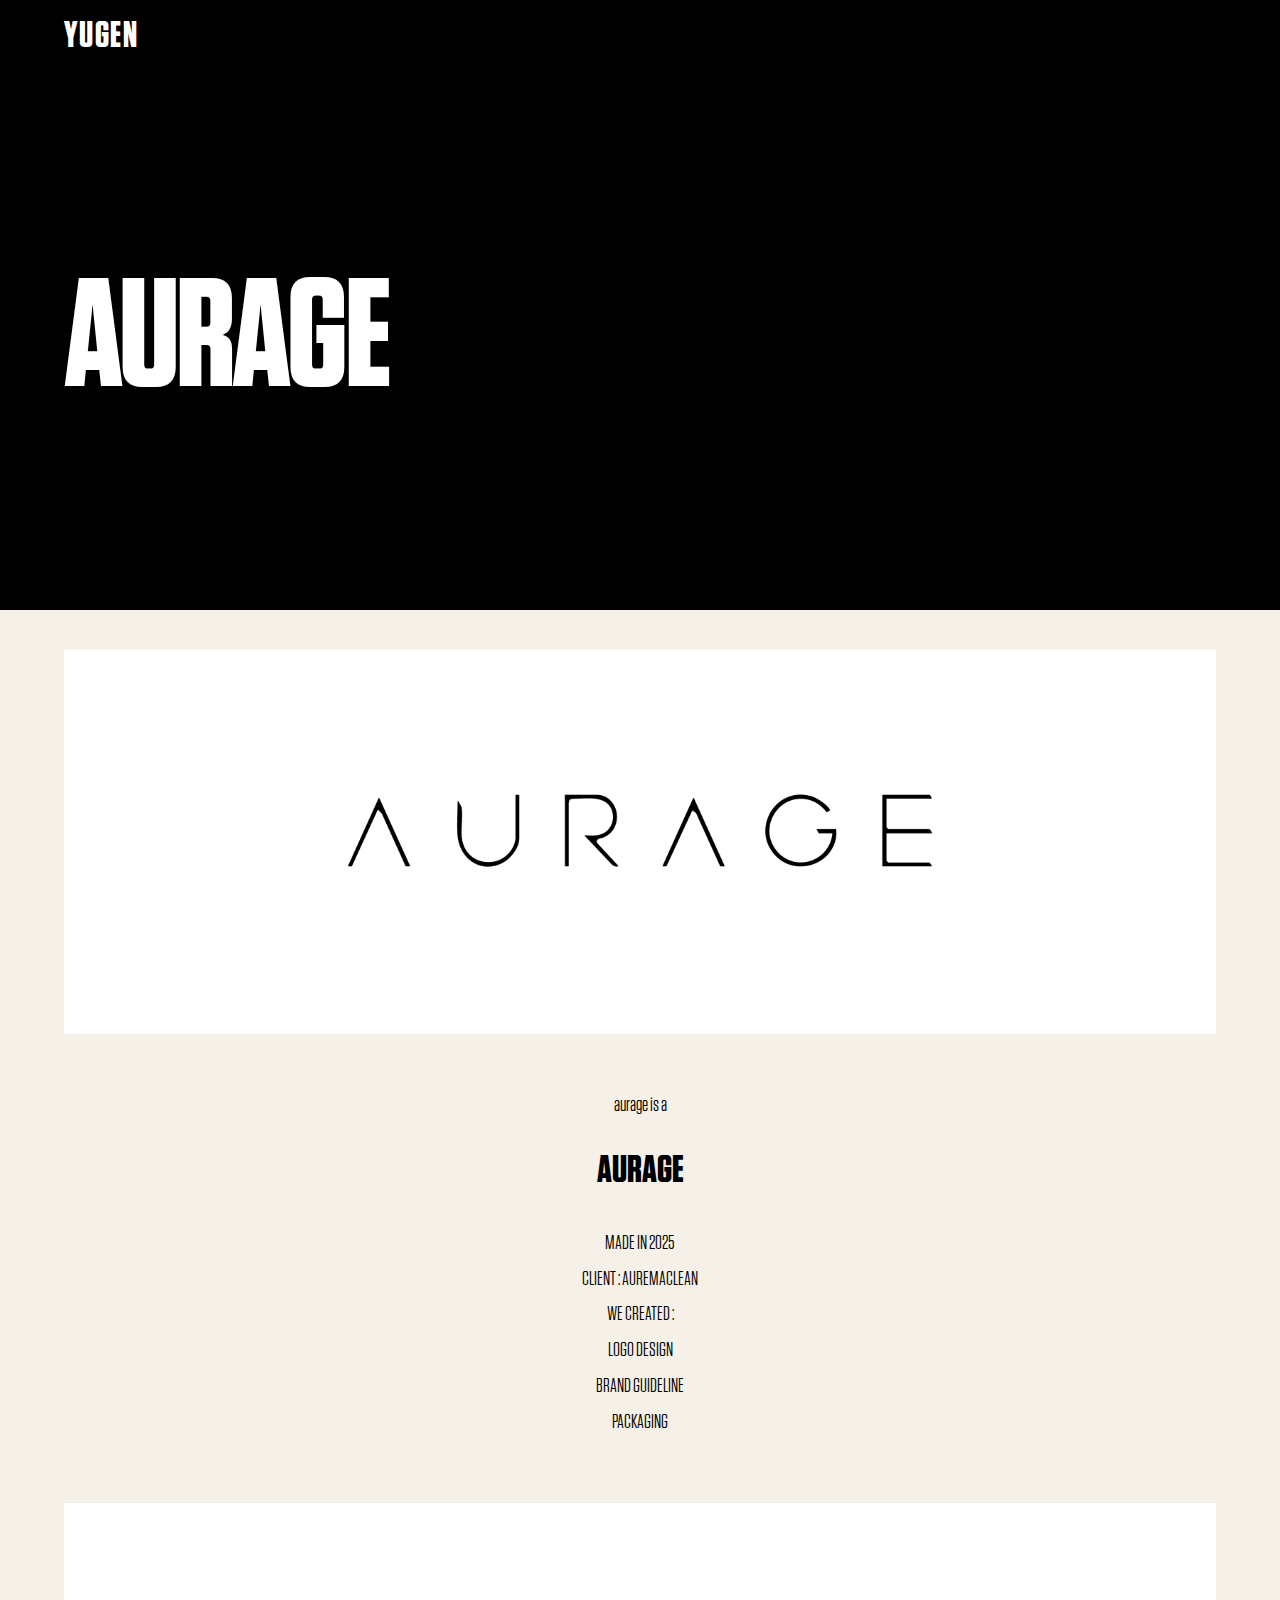
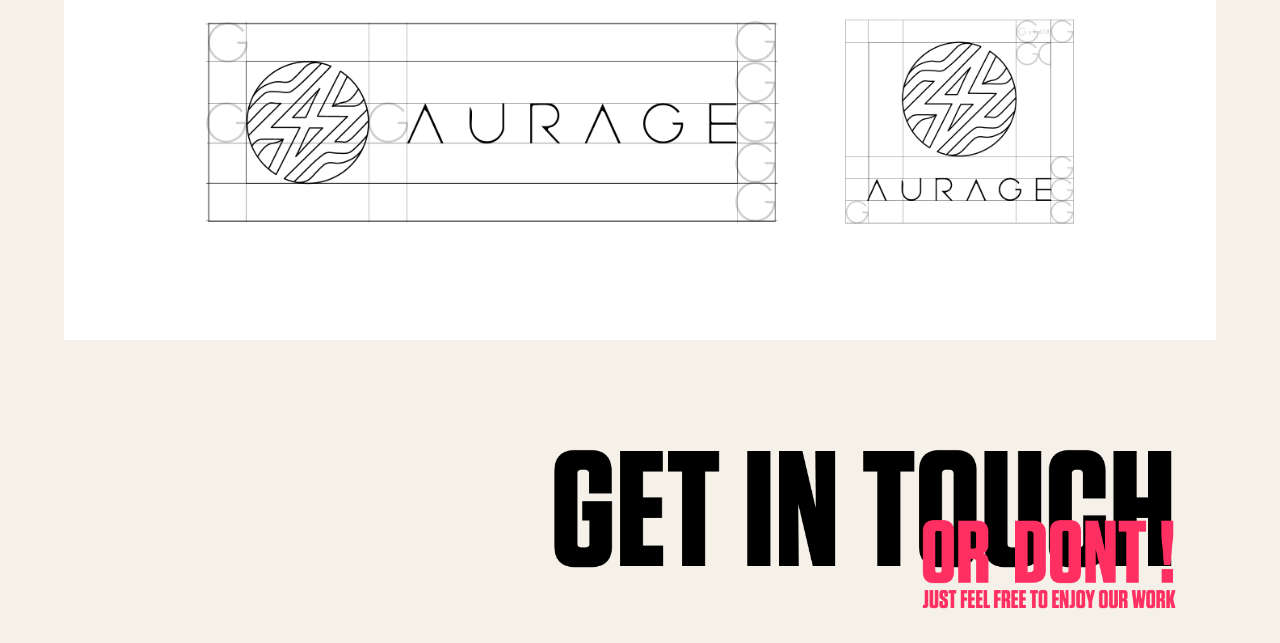
<file: aurage.html>
<!DOCTYPE html>
<html lang="en">

<head>
    <meta charset="UTF-8">
    <meta name="viewport" content="width=device-width, initial-scale=1.0">
    <title>AURAGE - YUGEN Portfolio</title>
    <style>
        @font-face {
            font-family: 'Tungsten';
            src: url('assets/fonts/Tungsten-Font/WOFF2/Tungsten-Bold.woff2') format('woff2');
            font-weight: 700;
            font-style: normal;
            font-display: swap;
        }

        @font-face {
            font-family: 'Tungsten';
            src: url('assets/fonts/Tungsten-Font/WOFF2/Tungsten-Semibold.woff2') format('woff2');
            font-weight: 600;
            font-style: normal;
            font-display: swap;
        }
    </style>
    <link rel="stylesheet" href="styles.css">
    <link rel="stylesheet" href="project-pages.css">
</head>

<body>
    <!-- NAVIGATION BAR -->
    <nav class="navbar">
        <div class="navbar-content">
            <div class="navbar-logo">
                <a href="index.html" style="text-decoration: none; color: inherit;">
                    <h1>YUGEN</h1>
                </a>
            </div>
            <div class="navbar-social">
                <!-- Icons -->
            </div>
        </div>
    </nav>

    <!-- ORIGINAL HERO SECTION -->
    <section class="project-hero">
        <div class="project-hero-content">
            <h1 class="project-hero-title">AURAGE</h1>
        </div>
    </section>

    <!-- PROJECT CONTENT (STYLE 2) -->
    <div class="project-page">

        <!-- Style 2 Grid: Banner -> Text -> Banner -->
        <div class="style-2-grid">

            <!-- Top Banner -->
            <div class="style-2-banner">
                <img src="assets/media/aurage/aurage.subpage.1.png" alt="AURAGE Banner 1">
            </div>

            <!-- Text Block -->
            <div class="style-2-text">
                <p class="project-intro-small">aurage is a</p>
                <h2 class="project-name">AURAGE</h2>
                <div class="project-info">
                    <p>MADE IN 2025</p>
                    <p>CLIENT : AUREMACLEAN</p>
                    <p>WE CREATED :</p>
                    <p>LOGO DESIGN</p>
                    <p>BRAND GUIDELINE</p>
                    <p>PACKAGING</p>
                </div>
            </div>

            <!-- Bottom Banner -->
            <div class="style-2-banner">
                <img src="assets/media/aurage/aurage.subpage.2.png" alt="AURAGE Banner 2">
            </div>

        </div>

    </div>

    <!-- FOOTER -->
    <footer class="footer-section">
        <div class="footer-content">
            <img src="Frame 78.png" alt="Get in touch" class="footer-graphic-image">
        </div>
    </footer>
</body>

</html>
</file>
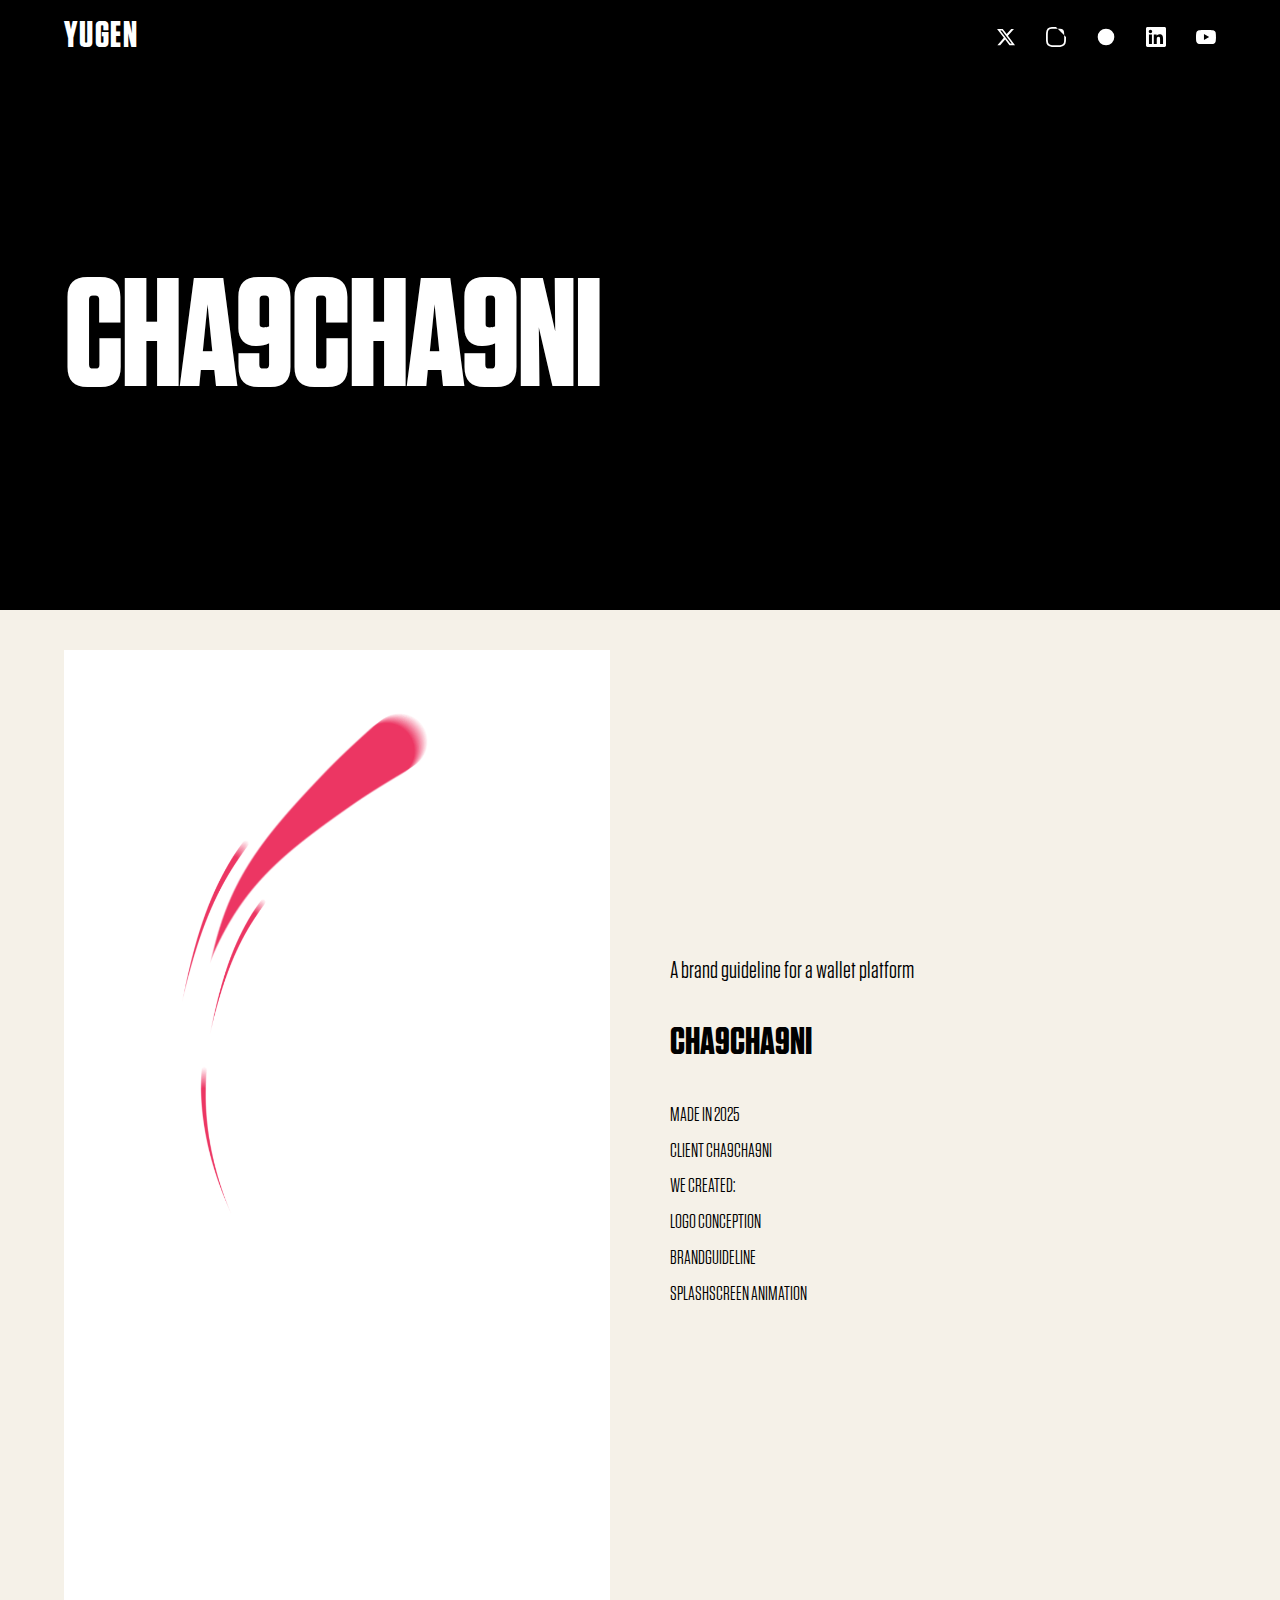
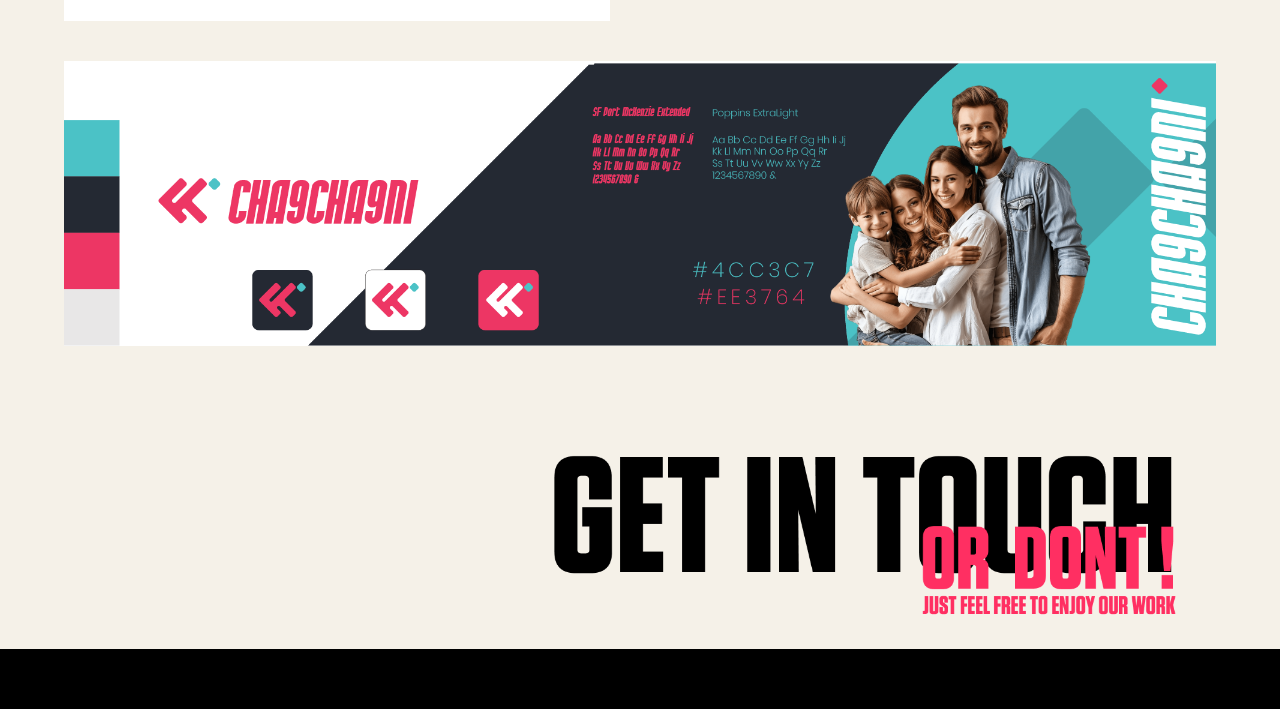
<file: cha9cha9ni.html>
<!DOCTYPE html>
<html lang="en">

<head>
    <meta charset="UTF-8">
    <meta name="viewport" content="width=device-width, initial-scale=1.0">
    <title>CHA9CHA9NI - YUGEN Portfolio</title>
    <style>
        @font-face {
            font-family: 'Tungsten';
            src: url('assets/fonts/Tungsten-Font/WOFF2/Tungsten-Bold.woff2') format('woff2');
            font-weight: 700;
            font-style: normal;
            font-display: swap;
        }

        @font-face {
            font-family: 'Tungsten';
            src: url('assets/fonts/Tungsten-Font/WOFF2/Tungsten-Semibold.woff2') format('woff2');
            font-weight: 600;
            font-style: normal;
            font-display: swap;
        }
    </style>
    <link rel="stylesheet" href="styles.css">
    <link rel="stylesheet" href="project-pages.css">
</head>

<body>

    <!-- NAVIGATION BAR -->
    <nav class="navbar">
        <div class="navbar-content">
            <div class="navbar-logo">
                <a href="index.html" style="text-decoration: none; color: inherit;">
                    <h1>YUGEN</h1>
                </a>
            </div>
            <div class="navbar-social">
                <a href="not-available.html" aria-label="X"><svg width="20" height="20" viewBox="0 0 24 24"
                        fill="currentColor">
                        <path
                            d="M18.244 2.25h3.308l-7.227 8.26 8.502 11.24H16.17l-5.214-6.817L4.99 21.75H1.68l7.73-8.835L1.254 2.25H8.08l4.713 6.231zm-1.161 17.52h1.833L7.084 4.126H5.117z" />
                    </svg></a>
                <a href="https://www.instagram.com/yugen.studio.tn/" aria-label="Instagram"><svg width="20" height="20"
                        viewBox="0 0 24 24" fill="currentColor">
                        <path
                            d="M12 2.163c3.204 0 3.584.012 4.85.07 3.252.148 4.771 1.691 4.919 4.919.058 1.265.069 1.645.069 4.849 0 3.205-.012 3.584-.069 4.849-.149 3.225-1.664 4.771-4.919 4.919-1.266.058-1.644.07-4.85.07-3.204 0-3.584-.012-4.849-.07-3.26-.149-4.771-1.699-4.919-4.92-.058-1.265-.07-1.644-.07-4.849 0-3.204.013-3.583.07-4.849.149-3.227 1.664-4.771 4.919-4.919 1.266-.057 1.645-.069 4.849-.069zm0-2.163c-3.259 0-3.667.014-4.947.072-4.358.2-6.78 2.618-6.98 6.98-.059 1.281-.073 1.689-.073 4.948 0 3.259.014 3.668.072 4.948.2 4.358 2.618 6.78 6.98 6.98 1.281.058 1.689.072 4.948.072 3.259 0 3.668-.014 4.948-.072 4.354-.2 6.782-2.618 6.979-6.98.059-1.28.073-1.689.073-4.949-.073zm0 5.838c-3.403 0-6.162 2.759-6.162 6.162s2.759 6.163 6.162 6.163 6.162-2.759 6.162-6.163c0-3.403-2.759-6.162-6.162-6.162zm0 10.162c-2.209 0-4-1.79-4-4 0-2.209 1.791-4 4-4s4 1.791 4 4c0 2.21-1.791 4-4 4zm6.406-11.845c-.796 0-1.441.645-1.441 1.44s.645 1.44 1.441 1.44c.795 0 1.439-.645 1.439-1.44s-.644-1.44-1.439-1.44z" />
                    </svg></a>
                <a href="https://www.facebook.com/profile.php?id=61580724110856" aria-label="Facebook"><svg width="20"
                        height="20" viewBox="0 0 24 24" fill="currentColor">
                        <circle cx="12" cy="12" r="10" />
                    </svg></a>
                <a href="https://www.linkedin.com/company/yugen-studio-tn/" aria-label="LinkedIn"><svg width="20"
                        height="20" viewBox="0 0 24 24" fill="currentColor">
                        <path
                            d="M20.447 20.452h-3.554v-5.569c0-1.328-.027-3.037-1.852-3.037-1.853 0-2.136 1.445-2.136 2.939v5.667H9.351V9h3.414v1.561h.046c.477-.9 1.637-1.85 3.37-1.85 3.601 0 4.267 2.37 4.267 5.455v6.286zM5.337 7.433c-1.144 0-2.063-.926-2.063-2.065 0-1.138.92-2.063 2.063-2.063 1.14 0 2.064.925 2.064 2.063 0 1.139-.925 2.065-2.064 2.065zm1.782 13.019H3.555V9h3.564v11.452zM22.225 0H1.771C.792 0 0 .774 0 1.729v20.542C0 23.227.792 24 1.771 24h20.451C23.2 24 24 23.227 24 22.271V1.729C24 .774 23.2 0 22.222 0h.003z" />
                    </svg></a>
                <a href="not-available.html" aria-label="YouTube"><svg width="20" height="20" viewBox="0 0 24 24"
                        fill="currentColor">
                        <path
                            d="M23.498 6.186a3.016 3.016 0 0 0-2.122-2.136C19.505 3.545 12 3.545 12 3.545s-7.505 0-9.377.505A3.017 3.017 0 0 0 .502 6.186C0 8.07 0 12 0 12s0 3.93.502 5.814a3.016 3.016 0 0 0 2.122 2.136c1.871.505 9.376.505 9.376.505s7.505 0 9.377-.505a3.015 3.015 0 0 0 2.122-2.136C24 15.93 24 12 24 12s0-3.93-.502-5.814zM9.545 15.568V8.432L15.818 12l-6.273 3.568z" />
                    </svg></a>
            </div>
        </div>
    </nav>

    <!-- ORIGINAL HERO SECTION -->
    <section class="project-hero">
        <div class="project-hero-content">
            <h1 class="project-hero-title">CHA9CHA9NI</h1>
        </div>
    </section>

    <!-- PROJECT CONTENT (STYLE 1) -->
    <div class="project-page">

        <!-- Style 1 Grid: Reel (Left) + Text (Right) -->
        <div class="style-1-grid">
            <div class="style-1-top">
                <!-- Vertical Reel -->
                <div class="style-1-reel">
                    <img src="assets/media/cha9cha9ni/cha9cha9ni.subpage.1.gif" alt="CHA9CHA9NI Reel">
                </div>

                <!-- Text Block -->
                <div class="style-1-text">
                    <p class="project-intro">A brand guideline for a wallet platform</p>
                    <h2 class="project-name">CHA9CHA9NI</h2>
                    <div class="project-info">
                        <p>made in 2025</p>
                        <p>client cha9cha9ni</p>
                        <p>we created:</p>
                        <p>logo conception</p>
                        <p>brandguideline</p>
                        <p>splashscreen animation</p>
                    </div>
                </div>
            </div>

            <!-- Bottom Banner with 1920/475 ratio -->
            <div class="style-1-banner" style="aspect-ratio: 1920 / 475;">
                <img src="assets/media/cha9cha9ni/cha9cha9ni.subpage.2.png" alt="CHA9CHA9NI Banner">
            </div>
        </div>

    </div>

    <!-- FOOTER -->
    <footer class="footer-section">
        <div class="footer-content">
            <img src="Frame 78.png" alt="Get in touch" class="footer-graphic-image">
        </div>
        <div class="social-bar">
            <!-- Social Icons from Footer (if needed here or handled by JS/CSS) -->
        </div>
    </footer>

</body>

</html>
</file>
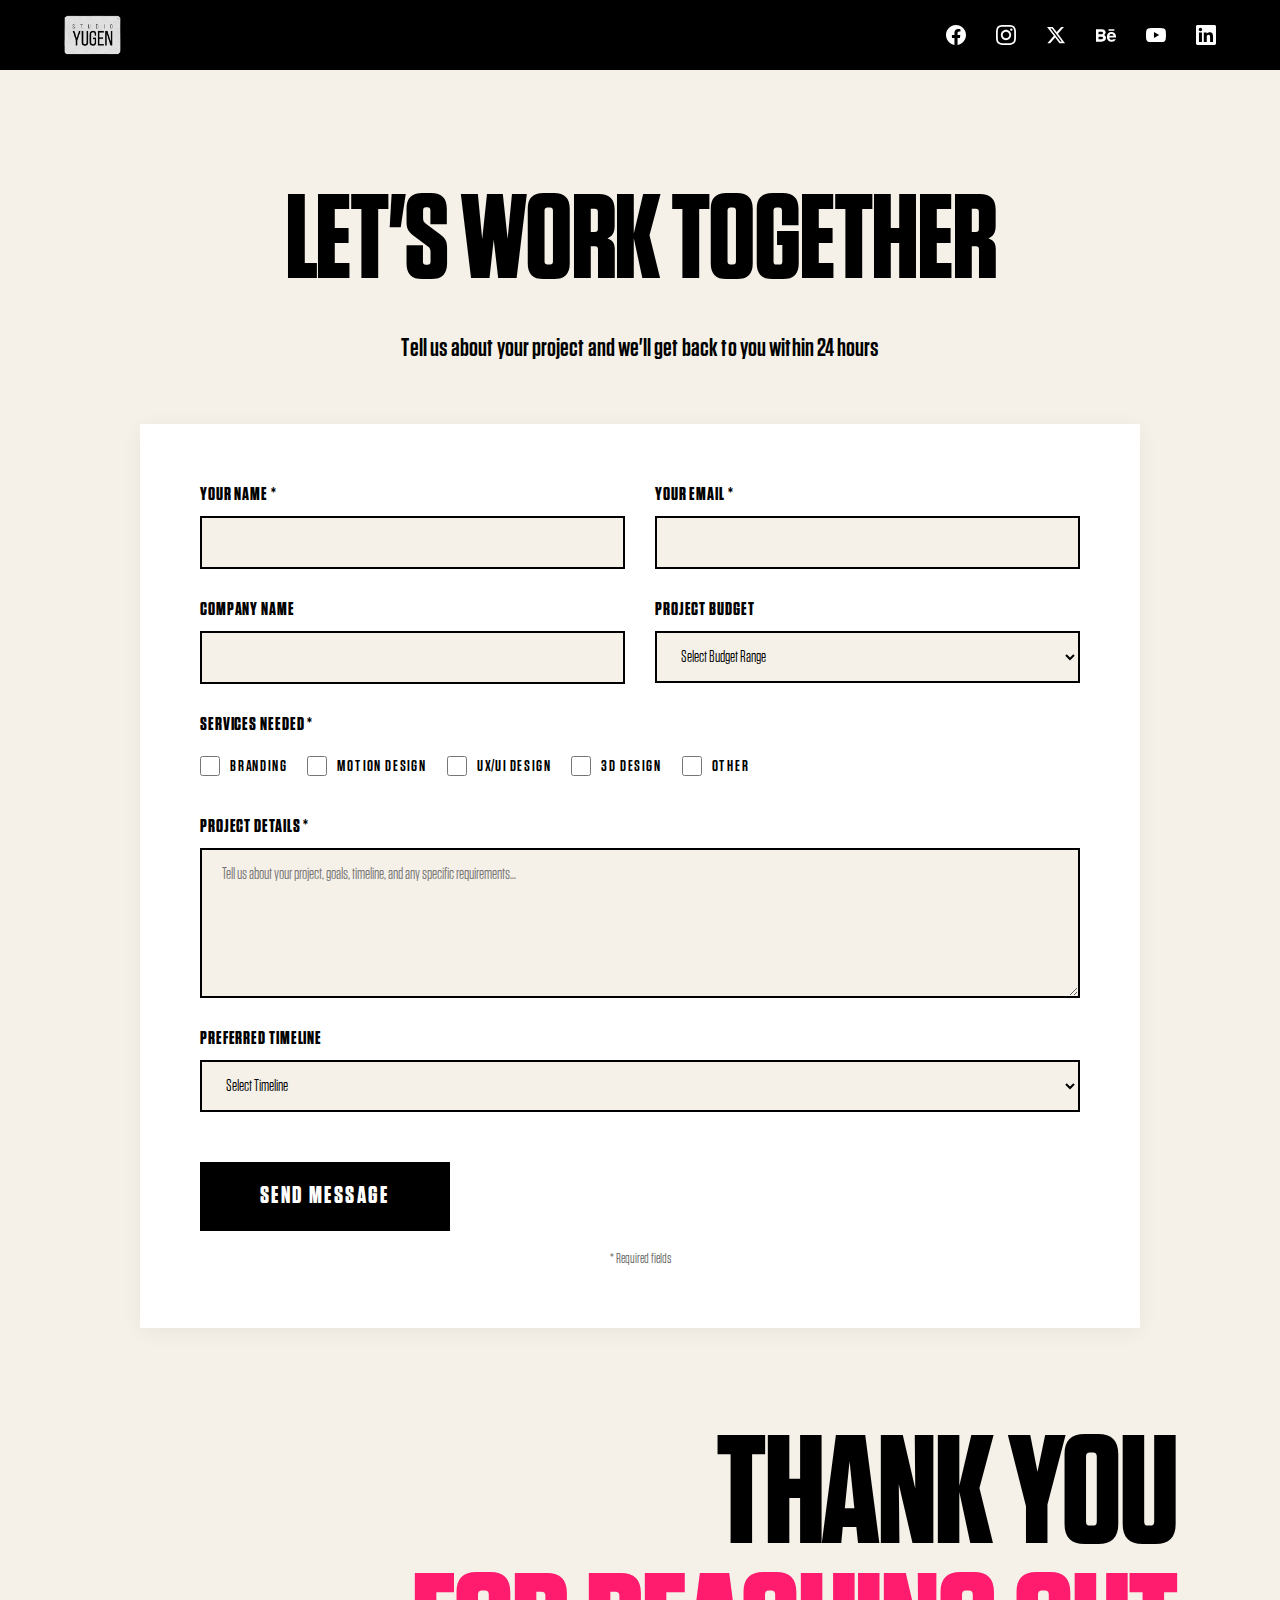
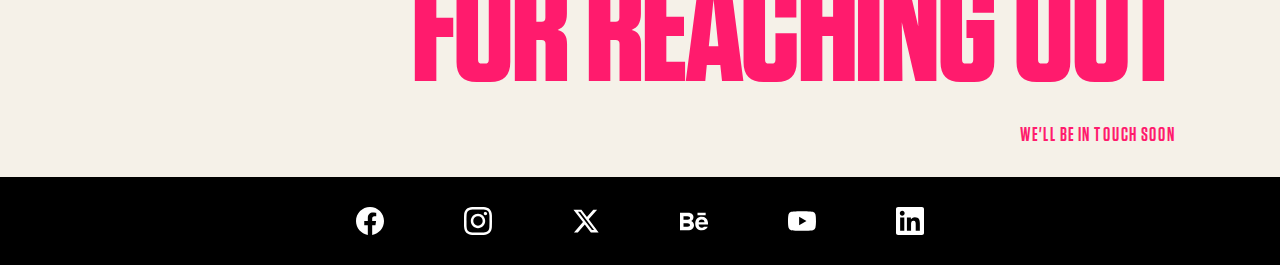
<file: contact.html>
<!DOCTYPE html>
<html lang="en">

<head>
    <meta charset="UTF-8">
    <meta name="viewport" content="width=device-width, initial-scale=1.0">
    <title>Contact Us - YUGEN</title>
    <style>
        @font-face {
            font-family: 'Tungsten';
            src: url('assets/fonts/Tungsten-Font/WOFF2/Tungsten-Bold.woff2') format('woff2');
            font-weight: 700;
            font-style: normal;
            font-display: swap;
        }

        @font-face {
            font-family: 'Tungsten';
            src: url('assets/fonts/Tungsten-Font/WOFF2/Tungsten-Semibold.woff2') format('woff2');
            font-weight: 600;
            font-style: normal;
            font-display: swap;
        }
    </style>
    <link rel="stylesheet" href="styles.css">
    <link rel="stylesheet" href="contact.css">
</head>

<body>
    <nav class="navbar">
        <div class="navbar-content">
            <div class="navbar-logo"><a href="index.html"><img src="8ca96fd0-4e33-4d2a-a6cd-e56c14f482f3.gif"
                        alt="YUGEN"></a></div>
            <div class="navbar-social">
                <a href="https://www.facebook.com/profile.php?id=61580724110856" aria-label="Facebook"><svg width="20"
                        height="20" viewBox="0 0 24 24" fill="currentColor">
                        <path
                            d="M24 12.073c0-6.627-5.373-12-12-12s-12 5.373-12 12c0 5.99 4.388 10.954 10.125 11.854v-8.385H7.078v-3.47h3.047V9.43c0-3.007 1.792-4.669 4.533-4.669 1.312 0 2.686.235 2.686.235v2.953H15.83c-1.491 0-1.956.925-1.956 1.874v2.25h3.328l-.532 3.47h-2.796v8.385C19.612 23.027 24 18.062 24 12.073z" />
                    </svg></a>
                <a href="https://www.instagram.com/yugen.studio.tn/" aria-label="Instagram"><svg width="20" height="20"
                        viewBox="0 0 24 24" fill="currentColor">
                        <path
                            d="M12 2.163c3.204 0 3.584.012 4.85.07 3.252.148 4.771 1.691 4.919 4.919.058 1.265.069 1.645.069 4.849 0 3.205-.012 3.584-.069 4.849-.149 3.225-1.664 4.771-4.919 4.919-1.266.058-1.644.07-4.85.07-3.204 0-3.584-.012-4.849-.07-3.26-.149-4.771-1.699-4.919-4.92-.058-1.265-.07-1.644-.07-4.849 0-3.204.013-3.583.07-4.849.149-3.227 1.664-4.771 4.919-4.919 1.266-.057 1.645-.069 4.849-.069zm0-2.163c-3.259 0-3.667.014-4.947.072-4.358.2-6.78 2.618-6.98 6.98-.059 1.281-.073 1.689-.073 4.948 0 3.259.014 3.668.072 4.948.2 4.358 2.618 6.78 6.98 6.98 1.281.058 1.689.072 4.948.072 3.259 0 3.668-.014 4.948-.072 4.354-.2 6.782-2.618 6.979-6.98.059-1.28.073-1.689.073-4.948 0-3.259-.014-3.667-.072-4.947-.196-4.354-2.617-6.78-6.979-6.98-1.281-.059-1.69-.073-4.949-.073zm0 5.838c-3.403 0-6.162 2.759-6.162 6.162s2.759 6.163 6.162 6.163 6.162-2.759 6.162-6.163c0-3.403-2.759-6.162-6.162-6.162zm0 10.162c-2.209 0-4-1.79-4-4 0-2.209 1.791-4 4-4s4 1.791 4 4c0 2.21-1.791 4-4 4zm6.406-11.845c-.796 0-1.441.645-1.441 1.40s.645 1.44 1.441 1.44c.795 0 1.439-.645 1.439-1.44s-.644-1.44-1.439-1.44z" />
                    </svg></a>
                <a href="not-available.html" aria-label="X"><svg width="20" height="20" viewBox="0 0 24 24"
                        fill="currentColor">
                        <path
                            d="M18.244 2.25h3.308l-7.227 8.26 8.502 11.24H16.17l-5.214-6.817L4.99 21.75H1.68l7.73-8.835L1.254 2.25H8.08l4.713 6.231zm-1.161 17.52h1.833L7.084 4.126H5.117z" />
                    </svg></a>
                <a href="not-available.html" aria-label="Behance"><svg width="20" height="20" viewBox="0 0 24 24"
                        fill="currentColor">
                        <path
                            d="M22 7h-7v-2h7v2zm1.726 10c-.442 1.297-2.029 3-5.101 3-3.074 0-5.564-1.729-5.564-5.675 0-3.91 2.325-5.92 5.466-5.92 3.082 0 4.964 1.782 5.375 4.426.078.506.109 1.188.095 2.14h-8.027c.13 3.211 3.483 3.312 4.588 2.029h3.168zm-7.686-4h4.965c-.105-1.547-1.136-2.219-2.477-2.219-1.466 0-2.277.768-2.488 2.219zm-9.574 6.988h-6.466v-14.967h6.953c5.476.081 5.58 5.444 2.72 6.906 3.461 1.26 3.577 8.061-3.207 8.061zm-3.466-8.988h3.584c2.508 0 2.906-3-.312-3h-3.272v3zm3.391 3h-3.391v3.016h3.341c3.055 0 2.868-3.016.05-3.016z" />
                    </svg></a>
                <a href="not-available.html" aria-label="YouTube"><svg width="20" height="20" viewBox="0 0 24 24"
                        fill="currentColor">
                        <path
                            d="M23.498 6.186a3.016 3.016 0 0 0-2.122-2.136C19.505 3.545 12 3.545 12 3.545s-7.505 0-9.377.505A3.017 3.017 0 0 0 .502 6.186C0 8.07 0 12 0 12s0 3.93.502 5.814a3.016 3.016 0 0 0 2.122 2.136c1.871.505 9.376.505 9.376.505s7.505 0 9.377-.505a3.015 3.015 0 0 0 2.122-2.136C24 15.93 24 12 24 12s0-3.93-.502-5.814zM9.545 15.568V8.432L15.818 12l-6.273 3.568z" />
                    </svg></a>
                <a href="https://www.linkedin.com/company/yugen-studio-tn/" aria-label="LinkedIn"><svg width="20"
                        height="20" viewBox="0 0 24 24" fill="currentColor">
                        <path
                            d="M20.447 20.452h-3.554v-5.569c0-1.328-.027-3.037-1.852-3.037-1.853 0-2.136 1.445-2.136 2.939v5.667H9.351V9h3.414v1.561h.046c.477-.9 1.637-1.85 3.37-1.85 3.601 0 4.267 2.37 4.267 5.455v6.286zM5.337 7.433c-1.144 0-2.063-.926-2.063-2.065 0-1.138.92-2.063 2.063-2.063 1.14 0 2.064.925 2.064 2.063 0 1.139-.925 2.065-2.064 2.065zm1.782 13.019H3.555V9h3.564v11.452zM22.225 0H1.771C.792 0 0 .774 0 1.729v20.542C0 23.227.792 24 1.771 24h20.451C23.2 24 24 23.227 24 22.271V1.729C24 .774 23.2 0 22.222 0h.003z" />
                    </svg></a>
            </div>
        </div>
    </nav>

    <div class="contact-page">
        <section class="contact-header">
            <h1>LET'S WORK TOGETHER</h1>
            <p>Tell us about your project and we'll get back to you within 24 hours</p>
        </section>

        <section class="contact-form-section">
            <form id="contactForm" class="contact-form" action="https://api.web3forms.com/submit" method="POST">
                <!-- Web3Forms Access Key -->
                <input type="hidden" name="access_key" value="a149c273-f6cc-4160-b626-7db3288636c5">

                <div class="form-row">
                    <div class="form-group">
                        <label for="name">YOUR NAME *</label>
                        <input type="text" id="name" name="name" required>
                    </div>

                    <div class="form-group">
                        <label for="email">YOUR EMAIL *</label>
                        <input type="email" id="email" name="email" required>
                    </div>
                </div>

                <div class="form-row">
                    <div class="form-group">
                        <label for="company">COMPANY NAME</label>
                        <input type="text" id="company" name="company">
                    </div>

                    <div class="form-group">
                        <label for="budget">PROJECT BUDGET</label>
                        <select id="budget" name="budget">
                            <option value="">Select Budget Range</option>
                            <option value="<1k">Less than $1,000</option>
                            <option value="1k-2.5k">$1,000 - $2,500</option>
                            <option value="2.5k-5k">$2,500 - $5,000</option>
                            <option value="5k-15k">$5,000 - $15,000</option>
                            <option value="20k+">Over $20,000</option>
                        </select>
                    </div>
                </div>

                <div class="form-group full-width">
                    <label for="services">SERVICES NEEDED *</label>
                    <div class="checkbox-group">
                        <label><input type="checkbox" name="services" value="branding"> BRANDING</label>
                        <label><input type="checkbox" name="services" value="motion"> MOTION DESIGN</label>
                        <label><input type="checkbox" name="services" value="uxui"> UX/UI DESIGN</label>
                        <label><input type="checkbox" name="services" value="3d"> 3D DESIGN</label>
                        <label><input type="checkbox" name="services" value="other"> OTHER</label>
                    </div>
                </div>

                <div class="form-group full-width">
                    <label for="message">PROJECT DETAILS *</label>
                    <textarea id="message" name="message" rows="6" required
                        placeholder="Tell us about your project, goals, timeline, and any specific requirements..."></textarea>
                </div>

                <div class="form-group full-width">
                    <label for="timeline">PREFERRED TIMELINE</label>
                    <select id="timeline" name="timeline">
                        <option value="">Select Timeline</option>
                        <option value="asap">ASAP</option>
                        <option value="1-2weeks">1-2 Weeks</option>
                        <option value="1month">1 Month</option>
                        <option value="2-3months">2-3 Months</option>
                        <option value="flexible">Flexible</option>
                    </select>
                </div>

                <button type="submit" class="submit-btn">SEND MESSAGE</button>

                <p class="form-note">* Required fields</p>
            </form>

            <div id="formMessage" class="form-message" style="display: none;"></div>
        </section>
    </div>

    <footer class="footer-section">
        <div class="footer-content">
            <div class="get-in-touch-graphic">
                <h2 class="footer-title">THANK YOU<br><span class="pink-text">FOR REACHING OUT</span></h2>
                <p class="footer-subtitle">WE'LL BE IN TOUCH SOON</p>
            </div>
        </div>
        <div class="social-bar">
            <a href="https://www.facebook.com/profile.php?id=61580724110856" aria-label="Facebook"><svg width="24"
                    height="24" viewBox="0 0 24 24" fill="currentColor">
                    <path
                        d="M24 12.073c0-6.627-5.373-12-12-12s-12 5.373-12 12c0 5.99 4.388 10.954 10.125 11.854v-8.385H7.078v-3.47h3.047V9.43c0-3.007 1.792-4.669 4.533-4.669 1.312 0 2.686.235 2.686.235v2.953H15.83c-1.491 0-1.956.925-1.956 1.874v2.25h3.328l-.532 3.47h-2.796v8.385C19.612 23.027 24 18.062 24 12.073z" />
                </svg></a>
            <a href="https://www.instagram.com/yugen.studio.tn/" aria-label="Instagram"><svg width="24" height="24"
                    viewBox="0 0 24 24" fill="currentColor">
                    <path
                        d="M12 2.163c3.204 0 3.584.012 4.85.07 3.252.148 4.771 1.691 4.919 4.919.058 1.265.069 1.645.069 4.849 0 3.205-.012 3.584-.069 4.849-.149 3.225-1.664 4.771-4.919 4.919-1.266.058-1.644.07-4.85.07-3.204 0-3.584-.012-4.849-.07-3.26-.149-4.771-1.699-4.919-4.92-.058-1.265-.07-1.644-.07-4.849 0-3.204.013-3.583.07-4.849.149-3.227 1.664-4.771 4.919-4.919 1.266-.057 1.645-.069 4.849-.069zm0-2.163c-3.259 0-3.667.014-4.947.072-4.358.2-6.78 2.618-6.98 6.98-.059 1.281-.073 1.689-.073 4.948 0 3.259.014 3.668.072 4.948.2 4.358 2.618 6.78 6.98 6.98 1.281.058 1.689.072 4.948.072 3.259 0 3.668-.014 4.948-.072 4.354-.2 6.782-2.618 6.979-6.98.059-1.28.073-1.689.073-4.948 0-3.259-.014-3.667-.072-4.947-.196-4.354-2.617-6.78-6.979-6.98-1.281-.059-1.69-.073-4.949-.073zm0 5.838c-3.403 0-6.162 2.759-6.162 6.162s2.759 6.163 6.162 6.163 6.162-2.759 6.162-6.163c0-3.403-2.759-6.162-6.162-6.162zm0 10.162c-2.209 0-4-1.79-4-4 0-2.209 1.791-4 4-4s4 1.791 4 4c0 2.21-1.791 4-4 4zm6.406-11.845c-.796 0-1.441.645-1.441 1.40s.645 1.44 1.441 1.44c.795 0 1.439-.645 1.439-1.40s-.644-1.44-1.439-1.40z" />
                </svg></a>
            <a href="not-available.html" aria-label="X"><svg width="24" height="24" viewBox="0 0 24 24"
                    fill="currentColor">
                    <path
                        d="M18.244 2.25h3.308l-7.227 8.26 8.502 11.24H16.17l-5.214-6.817L4.99 21.75H1.68l7.73-8.835L1.254 2.25H8.08l4.713 6.231zm-1.161 17.52h1.833L7.084 4.126H5.117z" />
                </svg></a>
            <a href="not-available.html" aria-label="Behance"><svg width="24" height="24" viewBox="0 0 24 24"
                    fill="currentColor">
                    <path
                        d="M22 7h-7v-2h7v2zm1.726 10c-.442 1.297-2.029 3-5.101 3-3.074 0-5.564-1.729-5.564-5.675 0-3.91 2.325-5.92 5.466-5.92 3.082 0 4.964 1.782 5.375 4.426.078.506.109 1.188.095 2.14h-8.027c.13 3.211 3.483 3.312 4.588 2.029h3.168zm-7.686-4h4.965c-.105-1.547-1.136-2.219-2.477-2.219-1.466 0-2.277.768-2.488 2.219zm-9.574 6.988h-6.466v-14.967h6.953c5.476.081 5.58 5.444 2.72 6.906 3.461 1.26 3.577 8.061-3.207 8.061zm-3.466-8.988h3.584c2.508 0 2.906-3-.312-3h-3.272v3zm3.391 3h-3.391v3.016h3.341c3.055 0 2.868-3.016.05-3.016z" />
                </svg></a>
            <a href="not-available.html" aria-label="YouTube"><svg width="24" height="24" viewBox="0 0 24 24"
                    fill="currentColor">
                    <path
                        d="M23.498 6.186a3.016 3.016 0 0 0-2.122-2.136C19.505 3.545 12 3.545 12 3.545s-7.505 0-9.377.505A3.017 3.017 0 0 0 .502 6.186C0 8.07 0 12 0 12s0 3.93.502 5.814a3.016 3.016 0 0 0 2.122 2.136c1.871.505 9.376.505 9.376.505s7.505 0 9.377-.505a3.015 3.015 0 0 0 2.122-2.136C24 15.93 24 12 24 12s0-3.93-.502-5.814zM9.545 15.568V8.432L15.818 12l-6.273 3.568z" />
                </svg></a>
            <a href="https://www.linkedin.com/company/yugen-studio-tn/" aria-label="LinkedIn"><svg width="24"
                    height="24" viewBox="0 0 24 24" fill="currentColor">
                    <path
                        d="M20.447 20.452h-3.554v-5.569c0-1.328-.027-3.037-1.852-3.037-1.853 0-2.136 1.445-2.136 2.939v5.667H9.351V9h3.414v1.561h.046c.477-.9 1.637-1.85 3.37-1.85 3.601 0 4.267 2.37 4.267 5.455v6.286zM5.337 7.433c-1.144 0-2.063-.926-2.063-2.065 0-1.138.92-2.063 2.063-2.063 1.14 0 2.064.925 2.064 2.063 0 1.139-.925 2.065-2.064 2.065zm1.782 13.019H3.555V9h3.564v11.452zM22.225 0H1.771C.792 0 0 .774 0 1.729v20.542C0 23.227.792 24 1.771 24h20.451C23.2 24 24 23.227 24 22.271V1.729C24 .774 23.2 0 22.222 0h.003z" />
                </svg></a>
        </div>
    </footer>

    <script src="contact.js"></script>
</body>

</html>
</file>
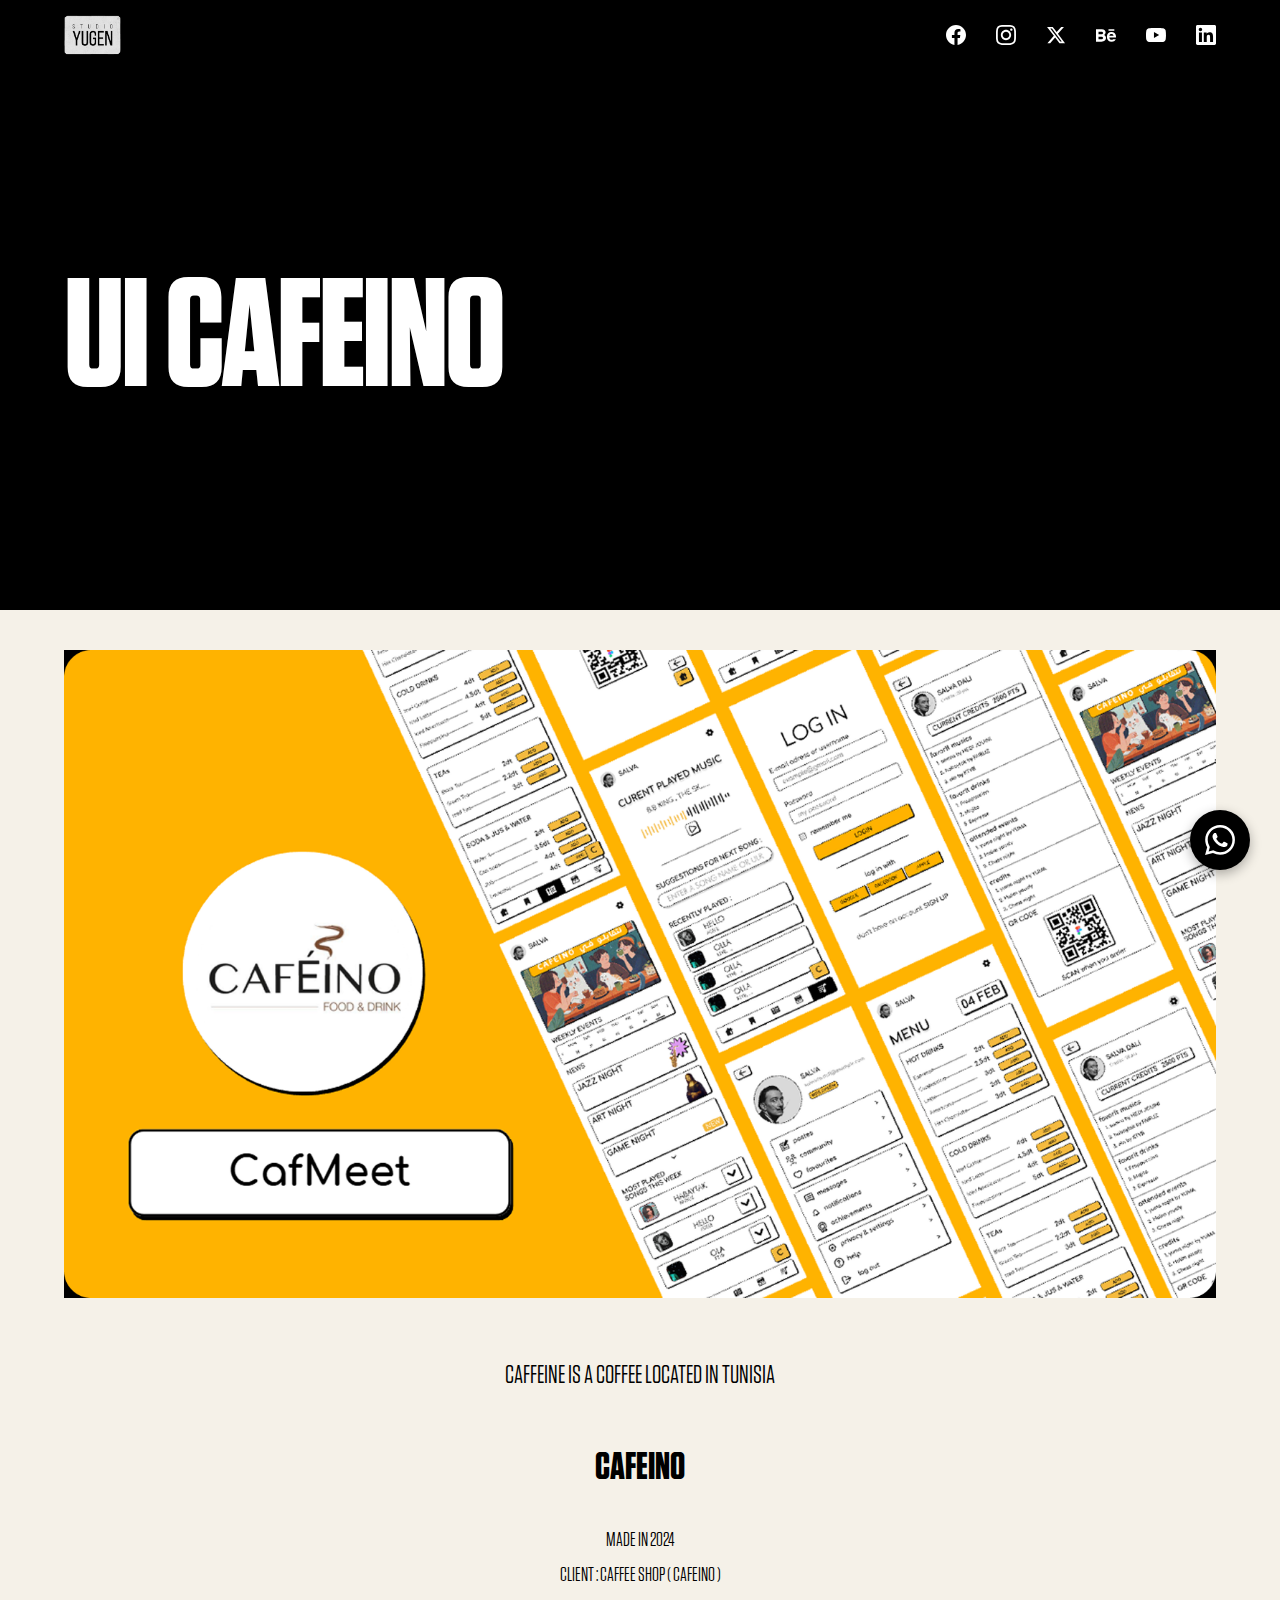
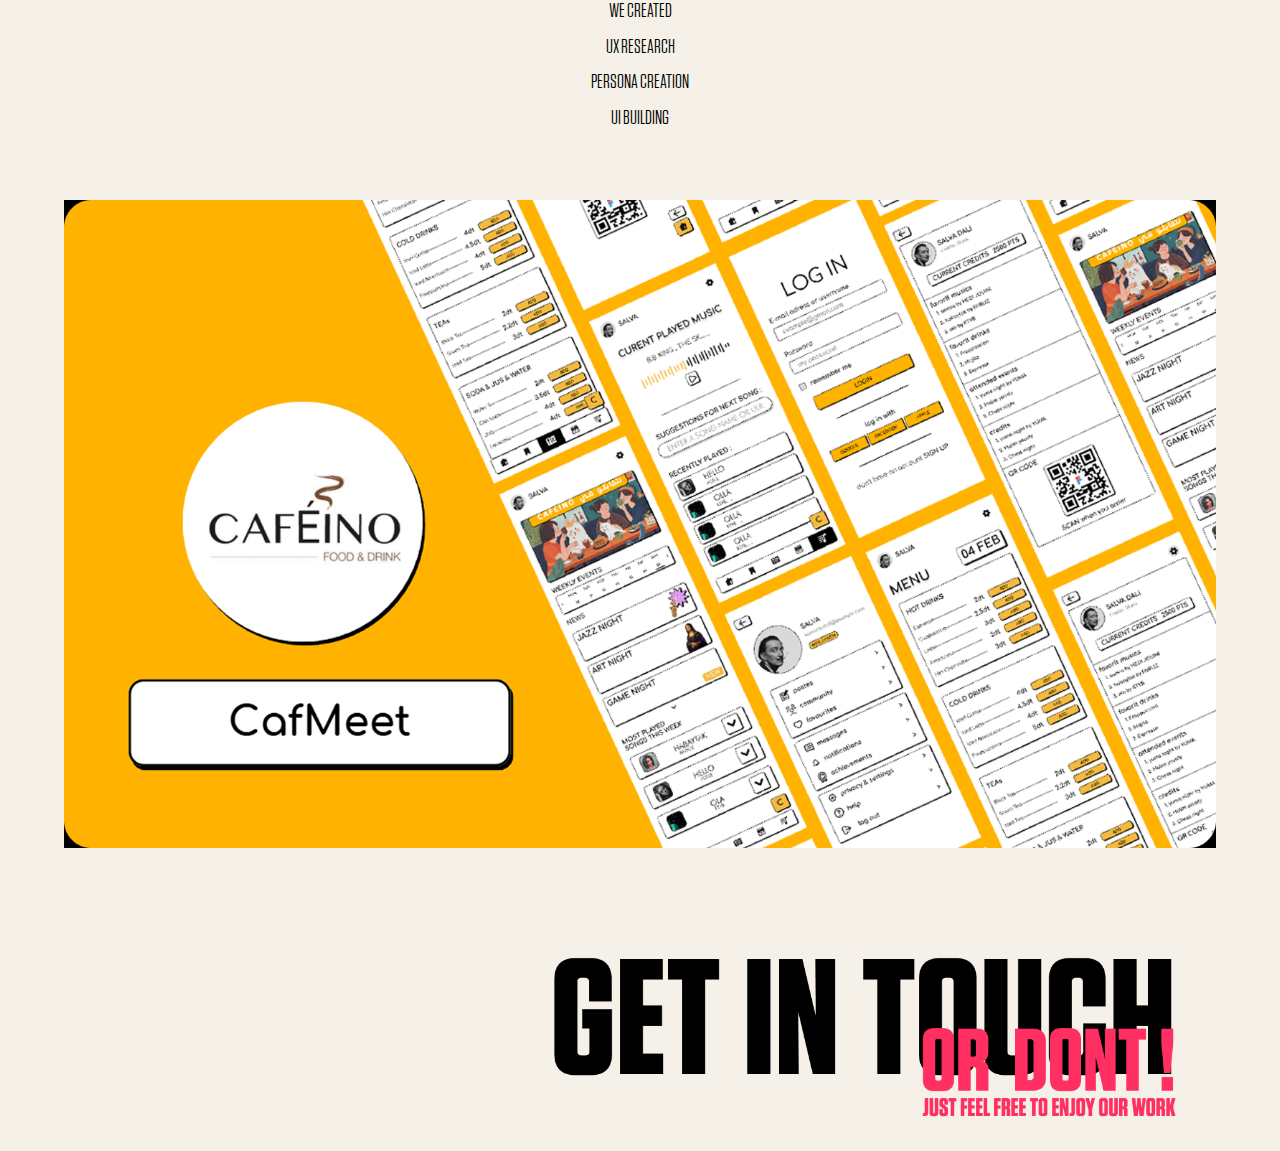
<file: ui-caffeine.html>
<!DOCTYPE html>
<html lang="en">

<head>
    <meta charset="UTF-8">
    <meta name="viewport" content="width=device-width, initial-scale=1.0">
    <link rel="icon" type="image/x-icon" href="favicon.ico">
    <title>UI CAFEINO - YUGEN Portfolio</title>
    <style>
        @font-face {
            font-family: 'Tungsten';
            src: url('assets/fonts/Tungsten-Font/WOFF2/Tungsten-Bold.woff2') format('woff2');
            font-weight: 700;
            font-style: normal;
            font-display: swap;
        }

        @font-face {
            font-family: 'Tungsten';
            src: url('assets/fonts/Tungsten-Font/WOFF2/Tungsten-Semibold.woff2') format('woff2');
            font-weight: 600;
            font-style: normal;
            font-display: swap;
        }
    </style>
    <link rel="stylesheet" href="styles.css">
    <link rel="stylesheet" href="project-pages.css">
</head>

<body>
    <nav class="navbar">
        <div class="navbar-content">
            <div class="navbar-logo">
                <a href="index.html">
                    <img src="8ca96fd0-4e33-4d2a-a6cd-e56c14f482f3.gif" alt="YUGEN">
                </a>
            </div>
            <div class="navbar-social">
                <a href="https://www.facebook.com/profile.php?id=61580724110856" aria-label="Facebook">
                    <svg width="20" height="20" viewBox="0 0 24 24" fill="currentColor">
                        <path
                            d="M24 12.073c0-6.627-5.373-12-12-12s-12 5.373-12 12c0 5.99 4.388 10.954 10.125 11.854v-8.385H7.078v-3.47h3.047V9.43c0-3.007 1.792-4.669 4.533-4.669 1.312 0 2.686.235 2.686.235v2.953H15.83c-1.491 0-1.956.925-1.956 1.874v2.25h3.328l-.532 3.47h-2.796v8.385C19.612 23.027 24 18.062 24 12.073z" />
                    </svg>
                </a>
                <a href="https://www.instagram.com/yugen.studio.tn/" aria-label="Instagram">
                    <svg width="20" height="20" viewBox="0 0 24 24" fill="currentColor">
                        <path
                            d="M12 2.163c3.204 0 3.584.012 4.85.07 3.252.148 4.771 1.691 4.919 4.919.058 1.265.069 1.645.069 4.849 0 3.205-.012 3.584-.069 4.849-.149 3.225-1.664 4.771-4.919 4.919-1.266.058-1.644.07-4.85.07-3.204 0-3.584-.012-4.849-.07-3.26-.149-4.771-1.699-4.919-4.92-.058-1.265-.07-1.644-.07-4.849 0-3.204.013-3.583.07-4.849.149-3.227 1.664-4.771 4.919-4.919 1.266-.057 1.645-.069 4.849-.069zm0-2.163c-3.259 0-3.667.014-4.947.072-4.358.2-6.78 2.618-6.98 6.98-.059 1.281-.073 1.689-.073 4.948 0 3.259.014 3.668.072 4.948.2 4.358 2.618 6.78 6.98 6.98 1.281.058 1.689.072 4.948.072 3.259 0 3.668-.014 4.948-.072 4.354-.2 6.782-2.618 6.979-6.98.059-1.28.073-1.689.073-4.948 0-3.259-.014-3.667-.072-4.947-.196-4.354-2.617-6.78-6.979-6.98-1.281-.059-1.69-.073-4.949-.073zm0 5.838c-3.403 0-6.162 2.759-6.162 6.162s2.759 6.163 6.162 6.163 6.162-2.759 6.162-6.163c0-3.403-2.759-6.162-6.162-6.162zm0 10.162c-2.209 0-4-1.79-4-4 0-2.209 1.791-4 4-4s4 1.791 4 4c0 2.21-1.791 4-4 4zm6.406-11.845c-.796 0-1.441.645-1.441 1.44s.645 1.44 1.441 1.44c.795 0 1.439-.645 1.439-1.40s-.644-1.44-1.439-1.44z" />
                    </svg>
                </a>
                <a href="not-available.html" aria-label="X">
                    <svg width="20" height="20" viewBox="0 0 24 24" fill="currentColor">
                        <path
                            d="M18.244 2.25h3.308l-7.227 8.26 8.502 11.24H16.17l-5.214-6.817L4.99 21.75H1.68l7.73-8.835L1.254 2.25H8.08l4.713 6.231zm-1.161 17.52h1.833L7.084 4.126H5.117z" />
                    </svg>
                </a>
                <a href="not-available.html" aria-label="Behance">
                    <svg width="20" height="20" viewBox="0 0 24 24" fill="currentColor">
                        <path
                            d="M22 7h-7v-2h7v2zm1.726 10c-.442 1.297-2.029 3-5.101 3-3.074 0-5.564-1.729-5.564-5.675 0-3.91 2.325-5.92 5.466-5.92 3.082 0 4.964 1.782 5.375 4.426.078.506.109 1.188.095 2.14h-8.027c.13 3.211 3.483 3.312 4.588 2.029h3.168zm-7.686-4h4.965c-.105-1.547-1.136-2.219-2.477-2.219-1.466 0-2.277.768-2.488 2.219zm-9.574 6.988h-6.466v-14.967h6.953c5.476.081 5.58 5.444 2.72 6.906 3.461 1.26 3.577 8.061-3.207 8.061zm-3.466-8.988h3.584c2.508 0 2.906-3-.312-3h-3.272v3zm3.391 3h-3.391v3.016h3.341c3.055 0 2.868-3.016.05-3.016z" />
                    </svg>
                </a>
                <a href="not-available.html" aria-label="YouTube">
                    <svg width="20" height="20" viewBox="0 0 24 24" fill="currentColor">
                        <path
                            d="M23.498 6.186a3.016 3.016 0 0 0-2.122-2.136C19.505 3.545 12 3.545 12 3.545s-7.505 0-9.377.505A3.017 3.017 0 0 0 .502 6.186C0 8.07 0 12 0 12s0 3.93.502 5.814a3.016 3.016 0 0 0 2.122 2.136c1.871.505 9.376.505 9.376.505s7.505 0 9.377-.505a3.015 3.015 0 0 0 2.122-2.136C24 15.93 24 12 24 12s0-3.93-.502-5.814zM9.545 15.568V8.432L15.818 12l-6.273 3.568z" />
                    </svg>
                </a>
                <a href="https://www.linkedin.com/company/yugen-studio-tn/" aria-label="LinkedIn">
                    <svg width="20" height="20" viewBox="0 0 24 24" fill="currentColor">
                        <path
                            d="M20.447 20.452h-3.554v-5.569c0-1.328-.027-3.037-1.852-3.037-1.853 0-2.136 1.445-2.136 2.939v5.667H9.351V9h3.414v1.561h.046c.477-.9 1.637-1.85 3.37-1.85 3.601 0 4.267 2.37 4.267 5.455v6.286zM5.337 7.433c-1.144 0-2.063-.926-2.063-2.065 0-1.138.92-2.063 2.063-2.063 1.14 0 2.064.925 2.064 2.063 0 1.139-.925 2.065-2.064 2.065zm1.782 13.019H3.555V9h3.564v11.452zM22.225 0H1.771C.792 0 0 .774 0 1.729v20.542C0 23.227.792 24 1.771 24h20.451C23.2 24 24 23.227 24 22.271V1.729C24 .774 23.2 0 22.222 0h.003z" />
                    </svg>
                </a>
            </div>
        </div>
    </nav>

    <!-- ORIGINAL HERO SECTION -->
    <section class="project-hero">
        <div class="project-hero-content">
            <h1 class="project-hero-title">UI CAFEINO</h1>
        </div>
    </section>

    <!-- PROJECT CONTENT (STYLE 2) -->
    <div class="project-page">

        <!-- Style 2 Grid -->
        <div class="style-2-grid">
            <!-- Banner 1 -->
            <div class="style-2-banner">
                <img src="assets/media/ui-caffeine/cafeino.subpage.1.png" alt="UI CAFFEINE Banner 1">
            </div>

            <!-- Text -->
            <div class="style-2-text">
                <p class="project-description-large">CAFFEINE IS A COFFEE LOCATED IN TUNISIA</p>
                <h2 class="project-name">CAFEINO</h2>
                <div class="project-info">
                    <p>MADE IN 2024</p>
                    <p>CLIENT : CAFFEE SHOP ( CAFEINO )</p>
                    <p>WE CREATED</p>
                    <p>UX RESEARCH</p>
                    <p>PERSONA CREATION</p>
                    <p>UI BUILDING</p>
                </div>
            </div>

            <!-- Banner 2 -->
            <div class="style-2-banner">
                <img src="assets/media/ui-caffeine/cafeino.homepage.preview.png" alt="UI CAFFEINE Banner 2">
            </div>
        </div>
    </div>

    <footer class="footer-section">
        <div class="footer-content">
            <img src="Frame 78.png" alt="Get in touch" class="footer-graphic-image">
        </div>
    </footer>
    <a href="https://wa.me/21693064637" class="whatsapp-float" target="_blank" aria-label="Contact us on WhatsApp">
        <svg viewBox="0 0 24 24" fill="currentColor" width="30" height="30">
            <path
                d="M17.472 14.382c-.297-.149-1.758-.867-2.03-.967-.273-.099-.471-.148-.67.15-.197.297-.767.966-.94 1.164-.173.199-.347.223-.644.075-.297-.15-1.255-.463-2.39-1.475-.883-.788-1.48-1.761-1.653-2.059-.173-.297-.018-.458.13-.606.134-.133.298-.347.446-.52.149-.174.198-.298.298-.497.099-.198.05-.371-.025-.52-.075-.149-.669-1.612-.916-2.207-.242-.579-.487-.5-.669-.51-.173-.008-.371-.01-.57-.01-.198 0-.52.074-.792.372-.272.297-1.04 1.016-1.04 2.479 0 1.462 1.065 2.875 1.213 3.074.149.198 2.096 3.2 5.077 4.487.709.306 1.262.489 1.694.625.712.227 1.36.195 1.871.118.571-.085 1.758-.719 2.006-1.413.248-.694.248-1.289.173-1.413-.074-.124-.272-.198-.57-.347m-5.421 7.403h-.004a9.87 9.87 0 01-5.031-1.378l-.361-.214-3.741.982.998-3.648-.235-.374a9.86 9.86 0 01-1.51-5.26c.001-5.45 4.436-9.884 9.888-9.884 2.64 0 5.122 1.03 6.988 2.898a9.825 9.825 0 012.893 6.994c-.003 5.45-4.437 9.884-9.885 9.884m8.413-18.297A11.815 11.815 0 0012.05 0C5.495 0 .16 5.335.157 11.892c0 2.096.547 4.142 1.588 5.945L.057 24l6.305-1.654a11.882 11.882 0 005.683 1.448h.005c6.554 0 11.89-5.335 11.893-11.893a11.821 11.821 0 00-3.48-8.413Z" />
        </svg>
    </a>
</body>

</html>
</file>
<file: styles.css>
/* EXACT FIGMA REPLICA STYLES */

/* ========================================
   TUNGSTEN FONT FACES
   ======================================== */
@font-face {
  font-family: 'Tungsten';
  src: url('assets/fonts/Tungsten-Font/OTF/Tungsten-Light.otf') format('opentype');
  font-weight: 300;
  font-style: normal;
  font-display: swap;
}

@font-face {
  font-family: 'Tungsten';
  src: url('assets/fonts/Tungsten-Font/OTF/Tungsten-Book.otf') format('opentype');
  font-weight: 400;
  font-style: normal;
  font-display: swap;
}

@font-face {
  font-family: 'Tungsten';
  src: url('assets/fonts/Tungsten-Font/OTF/Tungsten-Bold.otf') format('opentype');
  font-weight: 700;
  font-style: normal;
  font-display: swap;
}

@font-face {
  font-family: 'Tungsten';
  src: url('assets/fonts/Tungsten-Font/OTF/Tungsten-Black.otf') format('opentype');
  font-weight: 900;
  font-style: normal;
  font-display: swap;
}

* {
  margin: 0;
  padding: 0;
  box-sizing: border-box;
}

body {
  font-family: 'Tungsten', 'Arial', sans-serif;
  font-weight: 400;
  background-color: #F5F1E8;
  /* Light beige background */
  color: #000000;
  overflow-x: hidden;
  padding-top: 70px;
  /* Space for fixed navbar */
}

/* NAVIGATION BAR */
.navbar {
  position: fixed;
  top: 0;
  left: 0;
  width: 100%;
  background-color: #000000;
  z-index: 1000;
  padding: 0;
}

.navbar-content {
  display: flex;
  justify-content: space-between;
  align-items: center;
  padding: 15px 5%;
  max-width: 100%;
}

.navbar-logo h1 {
  font-size: clamp(24px, 3vw, 36px);
  font-weight: 700;
  color: #FFFFFF;
  margin: 0;
  letter-spacing: 0.05em;
}

.navbar-logo img {
  height: 40px;
  width: auto;
  display: block;
}

.navbar-social {
  display: flex;
  gap: 30px;
  align-items: center;
}

.navbar-social a {
  color: #FFFFFF;
  transition: opacity 0.3s ease;
  display: flex;
  align-items: center;
  justify-content: center;
}

.navbar-social a:hover {
  opacity: 0.6;
}

.navbar-social svg {
  width: 20px;
  height: 20px;
}

/* HERO SECTION WITH LOGO */
.hero-section {
  width: 100%;
  min-height: 100vh;
  display: flex;
  align-items: center;
  justify-content: center;
  background-color: #000000;
}

.hero-logo h1 {
  font-size: clamp(80px, 15vw, 250px);
  font-weight: 700;
  letter-spacing: -0.02em;
  text-align: center;
  color: #ffffff;
}

/* ABOUT SECTION */
.about-section {
  width: 100%;
  padding: 40px 5%;
  background-color: #F5F1E8;
  /* Light beige */
}

.about-container {
  max-width: 1400px;
  margin: 0 auto;
  padding: 0 40px;
}

.about-title {
  font-size: clamp(60px, 12vw, 150px);
  font-weight: 700;
  letter-spacing: -0.02em;
  margin-bottom: 30px;
  color: #000000;
}

.about-title-image {
  width: 100%;
  max-width: 600px;
  height: auto;
  margin-bottom: 30px;
  display: block;
}

.about-text {
  font-size: clamp(24px, 3vw, 48px);
  font-weight: 600;
  line-height: 1.3;
  color: #000000;
}

.about-text strong {
  font-weight: 700;
}

.about-text .strike {
  text-decoration: line-through;
  font-weight: 300;
  /* Tungsten Light */
}

/* SECTION TITLES - Black text on beige background */
.section-title {
  width: 100%;
  padding: 30px 5%;
  background-color: #F5F1E8;
  /* Light beige */
}

.section-title h2 {
  font-size: clamp(50px, 10vw, 140px);
  font-weight: 700;
  letter-spacing: -0.02em;
  color: #000000;
  /* Black text */
  max-width: 1400px;
  margin: 0 auto;
  padding: 0 40px;
}

/* PROJECT CARDS */
.project-card {
  width: 100%;
  padding: 0;
  /* Remove all padding */
  background-color: #F5F1E8;
}

/* CARD LINK - Make entire card clickable */
.card-link {
  text-decoration: none;
  color: inherit;
  display: block;
  transition: opacity 0.3s ease;
}

.card-link:hover {
  opacity: 0.9;
}

.card-frame {
  max-width: 100%;
  /* Full width - no max constraint */
  margin: 0;
  /* No margin */
  background-color: #000000;
  /* Black frame */
  padding: 40px 10%;
  /* Doubled padding - more space around media */
  border-radius: 0;
}

/* MEDIA CONTAINER */
.media-container {
  position: relative;
  width: 100%;
  margin-bottom: 15px;
  /* Further reduced - about half of title height */
}

.media-placeholder {
  width: 100%;
  aspect-ratio: 5 / 1;
  /* Cinematic 5:1 ratio */
  border-radius: 20px;
  display: flex;
  align-items: center;
  justify-content: center;
  position: relative;
}

/* Color variations for placeholders */
.media-placeholder.pink {
  background-color: #FF1B6D;
}

.media-placeholder.white {
  background-color: #FFFFFF;
}

.media-placeholder.green {
  background-color: #000000;
}

.media-placeholder.yellow {
  background-color: #FFB800;
}

.media-placeholder.dark {
  background-color: #1A1A1A;
}

/* MEDIA CLIPPING MASK - Acts like Illustrator clipping mask */
.media-placeholder img,
.media-placeholder video,
.media-placeholder gif {
  width: 100%;
  height: 100%;
  object-fit: cover;
  /* Crops to fill container without distortion */
  object-position: center;
  /* Centers the media */
  display: block;
}

/* Ensure media containers have overflow hidden */
.media-placeholder {
  overflow: hidden;
}

/* PROJECT TITLE - Bottom right corner */
.project-title {
  position: absolute;
  bottom: 20px;
  right: 20px;
  font-size: clamp(40px, 6vw, 100px);
  font-weight: 700;
  letter-spacing: -0.01em;
  color: #FFFFFF;
  text-align: right;
  line-height: 0.9;
  margin: 0;
}

.project-title.peach {
  color: #FFB89D;
}

.project-title.orange {
  color: #FFB89D;
}

/* PROJECT META - Below the media */
.project-meta {
  display: flex;
  justify-content: space-between;
  align-items: center;
  padding: 0;
  gap: 40px;
}

.project-meta span {
  font-size: clamp(20px, 2.5vw, 36px);
  /* Increased from 16-28px to match Fortiche */
  font-weight: 700;
  /* Bolder weight */
  color: #FFFFFF;
  text-transform: uppercase;
  letter-spacing: 0.05em;
  /* Slightly more spacing */
}

/* UX/UI HORIZONTAL LAYOUT */
.project-card.uxui .card-frame {
  padding: 40px 10%;
  /* Match doubled standard card padding */
}

.uxui-content {
  display: flex;
  gap: 20px;
  /* Reduced from 40px */
  margin-bottom: 10px;
  /* Reduced - about half of title height */
  align-items: flex-start;
}

.uxui-media {
  flex: 0 0 auto;
  width: 30%;
  /* Further reduced for more compact layout */
}

.media-placeholder.square {
  aspect-ratio: 2 / 3;
  /* Shorter, more compact for UI screenshots */
  border-radius: 15px;
  /* Slightly smaller radius for tighter look */
}

.uxui-info {
  flex: 1;
  display: flex;
  flex-direction: column;
  gap: 10px;
  /* Reduced from 20px */
  position: relative;
}

.uxui-info .project-title {
  position: static;
  font-size: clamp(40px, 6vw, 100px);
  font-weight: 700;
  color: #FFB89D;
  text-align: left;
  line-height: 0.85;
  /* Tighter line height */
}

.project-description {
  font-size: clamp(12px, 1.2vw, 20px);
  /* Reduced font size */
  font-weight: 600;
  color: #FFFFFF;
  line-height: 1.4;
  /* Tighter line height */
}

.project-description strong {
  font-weight: 700;
}

/* FOOTER SECTION */
.footer-section {
  width: 100%;
  background-color: #F5F1E8;
  /* Beige background */
  padding: 40px 5% 0 5%;
  /* Reduced from 80px */
}

.footer-content {
  max-width: 1400px;
  margin: 0 auto;
  padding: 0 40px 30px 40px;
  /* Reduced from 60px */
  text-align: right;
}

.footer-title {
  font-size: clamp(60px, 12vw, 180px);
  font-weight: 700;
  letter-spacing: -0.02em;
  color: #000000;
  line-height: 0.9;
  margin-bottom: 20px;
}

.pink-text {
  color: #FF1B6D;
}

.footer-subtitle {
  font-size: clamp(14px, 1.5vw, 24px);
  font-weight: 600;
  color: #FF1B6D;
  text-align: right;
  letter-spacing: 0.05em;
}

/* SOCIAL BAR - Black bar at bottom - FULL WIDTH */
.social-bar {
  width: 100vw;
  margin-left: calc(-50vw + 50%);
  background-color: #000000;
  padding: 30px 0;
  display: flex;
  justify-content: center;
  align-items: center;
  gap: 80px;
}

/* GET IN TOUCH - Replaceable graphic element */
.get-in-touch-graphic {
  text-align: right;
  /* Will be replaced with image/gif later */
}

.footer-graphic-image {
  width: 100%;
  max-width: 800px;
  height: auto;
  display: block;
  margin-left: auto;
}

.social-bar a {
  color: #FFFFFF;
  transition: opacity 0.3s ease;
  display: flex;
  align-items: center;
  justify-content: center;
}

.social-bar a:hover {
  opacity: 0.6;
}

.social-bar svg {
  width: 28px;
  height: 28px;
}

/* RESPONSIVE ADJUSTMENTS */
@media (max-width: 1024px) {
  .uxui-content {
    flex-direction: column;
  }

  .uxui-media {
    width: 100%;
  }

  .project-meta {
    flex-wrap: wrap;
    gap: 20px;
  }
}

@media (max-width: 768px) {
  .section-title {
    padding: 20px 5%;
    /* Reduced from 40px for tighter spacing */
  }

  .section-title h2 {
    padding: 0 20px;
  }

  .card-frame {
    padding: 20px 0;
    /* Remove horizontal padding for full-width */
  }

  .project-card {
    padding: 0;
    /* Remove all padding */
    margin-bottom: 0;
    /* Remove gaps between cards */
  }

  .media-container {
    padding: 0 5%;
    /* Add horizontal margins to media rectangles */
  }

  .project-meta {
    flex-direction: column;
    gap: 10px;
    align-items: flex-start;
    padding: 0 5%;
    /* Add padding to meta */
  }

  .social-bar {
    gap: 40px;
  }

  .about-container {
    padding: 0 20px;
  }

  .footer-content {
    padding: 0 20px 40px 20px;
  }

  .media-placeholder {
    aspect-ratio: 3 / 1;
    /* Adjust ratio for mobile */
  }

  .project-title {
    right: calc(5% + 15px);
    /* Account for container padding + margin */
  }
}

@media (max-width: 480px) {
  .hero-logo h1 {
    font-size: 60px;
  }

  .section-title h2 {
    font-size: 40px;
  }

  .project-title {
    font-size: 30px;
    bottom: 10px;
    right: calc(5% + 10px);
    /* Account for container padding on small screens */
  }

  .social-bar {
    gap: 30px;
  }

  .social-bar svg {
    width: 20px;
    height: 20px;
  }

  .media-placeholder {
    aspect-ratio: 2 / 1;
    /* Even more adjusted for small screens */
  }
}

/* ========================================
   PROJECT DETAIL PAGE STYLES
   ======================================== */

/* PROJECT HERO SECTION */
.project-hero {
  width: 100%;
  min-height: 60vh;
  display: flex;
  align-items: center;
  justify-content: center;
  background-color: #000000;
  padding: 100px 5%;
}

.project-hero-content {
  max-width: 1400px;
  width: 100%;
}

.project-hero-title {
  font-size: clamp(60px, 12vw, 200px);
  font-weight: 700;
  letter-spacing: -0.02em;
  color: #FFFFFF;
  line-height: 0.9;
}

/* PROJECT DETAILS SECTION */
.project-details {
  width: 100%;
  padding: 60px 5%;
  background-color: #F5F1E8;
}

.details-container {
  max-width: 1400px;
  margin: 0 auto;
  padding: 0 40px;
}

.details-info h2 {
  font-size: clamp(36px, 6vw, 72px);
  font-weight: 700;
  color: #000000;
  margin-bottom: 30px;
}

.details-info p {
  font-size: clamp(18px, 2vw, 32px);
  font-weight: 600;
  color: #000000;
  margin-bottom: 15px;
  line-height: 1.4;
}

.details-info strong {
  font-weight: 700;
}

/* MEDIA GALLERY SECTION */
.media-gallery {
  width: 100%;
  padding: 0;
  background-color: #F5F1E8;
}

.gallery-container {
  max-width: 100%;
  margin: 0 auto;
  display: grid;
  grid-template-columns: repeat(2, 1fr);
  gap: 0;
}

.gallery-item {
  position: relative;
  width: 100%;
}

.gallery-item.full-width {
  grid-column: 1 / -1;
}

.gallery-item.half-width {
  grid-column: span 1;
}

.gallery-item .media-placeholder {
  width: 100%;
  aspect-ratio: 16 / 9;
  border-radius: 0;
}

/* Responsive Gallery */
@media (max-width: 768px) {
  .gallery-container {
    grid-template-columns: 1fr;
  }

  .gallery-item.half-width {
    grid-column: 1 / -1;
  }

  .project-hero {
    min-height: 40vh;
    padding: 60px 5%;
  }

  .details-container {
    padding: 0 20px;
  }
}

/* ========================================
   WHATSAPP FLOATING BUTTON
   ======================================== */
.whatsapp-float {
  position: fixed;
  bottom: 30px;
  right: 30px;
  background-color: #000000;
  color: #FFFFFF;
  width: 60px;
  height: 60px;
  border-radius: 50%;
  display: flex;
  align-items: center;
  justify-content: center;
  text-decoration: none;
  z-index: 1000;
  box-shadow: 0 4px 12px rgba(0, 0, 0, 0.3);
  transition: transform 0.3s ease, box-shadow 0.3s ease, background-color 0.3s ease;
}

.whatsapp-float:hover {
  transform: translateY(-5px) scale(1.05);
  box-shadow: 0 8px 16px rgba(0, 0, 0, 0.4);
  background-color: #333333;
}

.whatsapp-float svg {
  width: 30px;
  height: 30px;
}

@media (max-width: 768px) {
  .whatsapp-float {
    width: 50px;
    height: 50px;
    bottom: 20px;
    right: 20px;
  }

  .whatsapp-float svg {
    width: 24px;
    height: 24px;
  }
}
</file>
<file: project-pages.css>
/* PROJECT PAGES STYLES */

.project-page {
    width: 100%;
    background-color: #F5F1E8;
    min-height: 100vh;
    padding-bottom: 0;
}

/* TITLE SECTION */
.project-title-section {
    padding: 40px 5%;
    background-color: #F5F1E8;
}

.page-title {
    font-family: 'Tungsten', Arial, sans-serif;
    font-size: clamp(40px, 8vw, 100px);
    font-weight: 900;
    /* Tungsten Black */
    color: #000000;
    margin: 0;
    padding: 0 40px;
    max-width: 1400px;
    margin: 0 auto;
    text-transform: uppercase;
}

/* =========================================
   STYLE 1 GRID (Reel + Text / Banner)
   ========================================= */
.style-1-grid {
    display: flex;
    flex-direction: column;
    gap: 40px;
    padding: 40px 5%;
    max-width: 1400px;
    margin: 0 auto;
}

.style-1-top {
    display: grid;
    grid-template-columns: 1fr 1fr;
    gap: 60px;
    align-items: start;
}

.style-1-reel {
    width: 100%;
    aspect-ratio: 9 / 16;
    background-color: #000;
    display: flex;
    align-items: center;
    justify-content: center;
    overflow: hidden;
}

.style-1-reel img,
.style-1-reel video {
    width: 100%;
    height: 100%;
    object-fit: cover;
}

.style-1-text {
    display: flex;
    flex-direction: column;
    gap: 20px;
    justify-content: center;
    height: 100%;
}

.style-1-banner {
    width: 100%;
    aspect-ratio: 16 / 9;
    /* Or auto height based on content */
    background-color: #000;
    overflow: hidden;
}

.style-1-banner img,
.style-1-banner video {
    width: 100%;
    height: 100%;
    object-fit: cover;
}


/* =========================================
   STYLE 2 GRID (Banner / Text / Banner)
   ========================================= */
.style-2-grid {
    display: flex;
    flex-direction: column;
    gap: 60px;
    padding: 40px 5%;
    max-width: 1400px;
    margin: 0 auto;
    align-items: center;
}

.style-2-banner {
    width: 100%;
    /* aspect-ratio: 16 / 9; removed fixed aspect ratio to allow natural image height */
    background-color: #000;
    overflow: hidden;
}

.style-2-banner img,
.style-2-banner video {
    width: 100%;
    height: auto;
    display: block;
}

.style-2-text {
    width: 100%;
    max-width: 800px;
    /* Limit text width for readability */
    text-align: center;
    /* Center text for Style 2 stack */
    display: flex;
    flex-direction: column;
    gap: 20px;
    align-items: center;
}

/* SHARED TEXT STYLES */
.project-intro {
    font-family: 'Tungsten', Arial, sans-serif;
    font-size: clamp(16px, 2vw, 24px);
    font-weight: 400;
    color: #000000;
    margin: 0;
    line-height: 1.4;
}

.project-intro-small {
    font-family: 'Tungsten', Arial, sans-serif;
    font-size: clamp(14px, 1.5vw, 20px);
    font-weight: 400;
    color: #000000;
    margin: 0;
}

.project-name {
    font-family: 'Tungsten', Arial, sans-serif;
    font-size: clamp(24px, 3vw, 40px);
    font-weight: 700;
    color: #000000;
    margin: 10px 0;
    text-transform: uppercase;
}

.project-info {
    font-family: 'Tungsten', Arial, sans-serif;
    font-size: clamp(14px, 1.5vw, 22px);
    font-weight: 400;
    color: #000000;
    line-height: 1.6;
}

.project-info p {
    margin: 5px 0;
    text-transform: uppercase;
}

.project-description-large {
    font-family: 'Tungsten', Arial, sans-serif;
    font-size: clamp(16px, 2vw, 28px);
    font-weight: 400;
    color: #000000;
    margin: 0 0 20px 0;
    line-height: 1.4;
    text-transform: uppercase;
}

/* RESPONSIVE */
@media (max-width: 1024px) {
    .style-1-top {
        grid-template-columns: 1fr;
        gap: 40px;
    }
}

@media (max-width: 768px) {
    .page-title {
        padding: 0 20px;
        font-size: 36px;
    }

    .style-1-grid,
    .style-2-grid {
        padding: 30px 5%;
        gap: 30px;
    }
}

/* ========================================= */
/*   PINTEREST-STYLE MASONRY GRID          */
/* ========================================= */
.masonry-grid {
    column-count: 2;
    column-gap: 30px;
    padding: 40px 5%;
    max-width: 1400px;
    margin: 0 auto;
}

.masonry-item {
    break-inside: avoid;
    margin-bottom: 30px;
    background-color: #fff;
    border-radius: 10px;
    overflow: hidden;
    box-shadow: 0 4px 12px rgba(0, 0, 0, 0.1);
    transition: transform 0.3s ease, box-shadow 0.3s ease;
}

.masonry-item:hover {
    transform: translateY(-5px);
    box-shadow: 0 8px 20px rgba(0, 0, 0, 0.15);
}

.masonry-item img,
.masonry-item video {
    width: 100%;
    height: auto;
    display: block;
}

@media (max-width: 768px) {
    .masonry-grid {
        column-count: 1;
    }
}

@media (min-width: 1200px) {
    .masonry-grid {
        column-count: 3;
    }
}
</file>
<file: contact.css>
/* CONTACT PAGE STYLES */

.contact-page {
    width: 100%;
    background-color: #F5F1E8;
    min-height: 100vh;
    padding: 100px 5% 60px 5%;
}

.contact-header {
    max-width: 1200px;
    margin: 0 auto 60px auto;
    text-align: center;
}

.contact-header h1 {
    font-family: 'Tungsten', Arial, sans-serif;
    font-size: clamp(60px, 10vw, 120px);
    font-weight: 700;
    color: #000000;
    margin-bottom: 20px;
    letter-spacing: -0.02em;
}

.contact-header p {
    font-family: 'Tungsten', Arial, sans-serif;
    font-size: clamp(18px, 2vw, 28px);
    font-weight: 600;
    color: #000000;
}

.contact-form-section {
    max-width: 1000px;
    margin: 0 auto;
}

.contact-form {
    background-color: #FFFFFF;
    padding: 60px;
    border-radius: 0;
    box-shadow: 0 4px 20px rgba(0, 0, 0, 0.05);
}

.form-row {
    display: grid;
    grid-template-columns: 1fr 1fr;
    gap: 30px;
    margin-bottom: 30px;
}

.form-group {
    display: flex;
    flex-direction: column;
}

.form-group.full-width {
    grid-column: 1 / -1;
    margin-bottom: 30px;
}

.form-group label {
    font-family: 'Tungsten', Arial, sans-serif;
    font-size: 18px;
    font-weight: 700;
    color: #000000;
    margin-bottom: 10px;
    text-transform: uppercase;
    letter-spacing: 0.05em;
}

.form-group input,
.form-group select,
.form-group textarea {
    font-family: 'Tungsten', Arial, sans-serif;
    font-size: 16px;
    font-weight: 400;
    padding: 15px 20px;
    border: 2px solid #000000;
    background-color: #F5F1E8;
    color: #000000;
    transition: all 0.3s ease;
}

.form-group input:focus,
.form-group select:focus,
.form-group textarea:focus {
    outline: none;
    border-color: #FF1B6D;
    background-color: #FFFFFF;
}

.form-group textarea {
    resize: vertical;
    min-height: 150px;
}

.checkbox-group {
    display: flex;
    flex-wrap: wrap;
    gap: 20px;
    margin-top: 10px;
}

.checkbox-group label {
    display: flex;
    align-items: center;
    gap: 10px;
    font-size: 16px;
    font-weight: 600;
    cursor: pointer;
}

.checkbox-group input[type="checkbox"] {
    width: 20px;
    height: 20px;
    cursor: pointer;
}

.submit-btn {
    font-family: 'Tungsten', Arial, sans-serif;
    font-size: 24px;
    font-weight: 700;
    color: #FFFFFF;
    background-color: #000000;
    padding: 20px 60px;
    border: none;
    cursor: pointer;
    transition: all 0.3s ease;
    text-transform: uppercase;
    letter-spacing: 0.1em;
    margin-top: 20px;
}

.submit-btn:hover {
    background-color: #FF1B6D;
    transform: translateY(-2px);
}

.submit-btn:active {
    transform: translateY(0);
}

.form-note {
    font-family: 'Tungsten', Arial, sans-serif;
    font-size: 14px;
    color: #666;
    margin-top: 20px;
    text-align: center;
}

.form-message {
    max-width: 1000px;
    margin: 30px auto;
    padding: 20px;
    border-radius: 0;
    text-align: center;
    font-family: 'Tungsten', Arial, sans-serif;
    font-size: 18px;
    font-weight: 600;
}

.form-message.success {
    background-color: #4CAF50;
    color: #FFFFFF;
}

.form-message.error {
    background-color: #FF1B6D;
    color: #FFFFFF;
}

/* RESPONSIVE */
@media (max-width: 768px) {
    .contact-form {
        padding: 40px 30px;
    }

    .form-row {
        grid-template-columns: 1fr;
        gap: 20px;
    }

    .checkbox-group {
        flex-direction: column;
        gap: 15px;
    }

    .submit-btn {
        width: 100%;
        padding: 18px 40px;
    }
}
</file>
